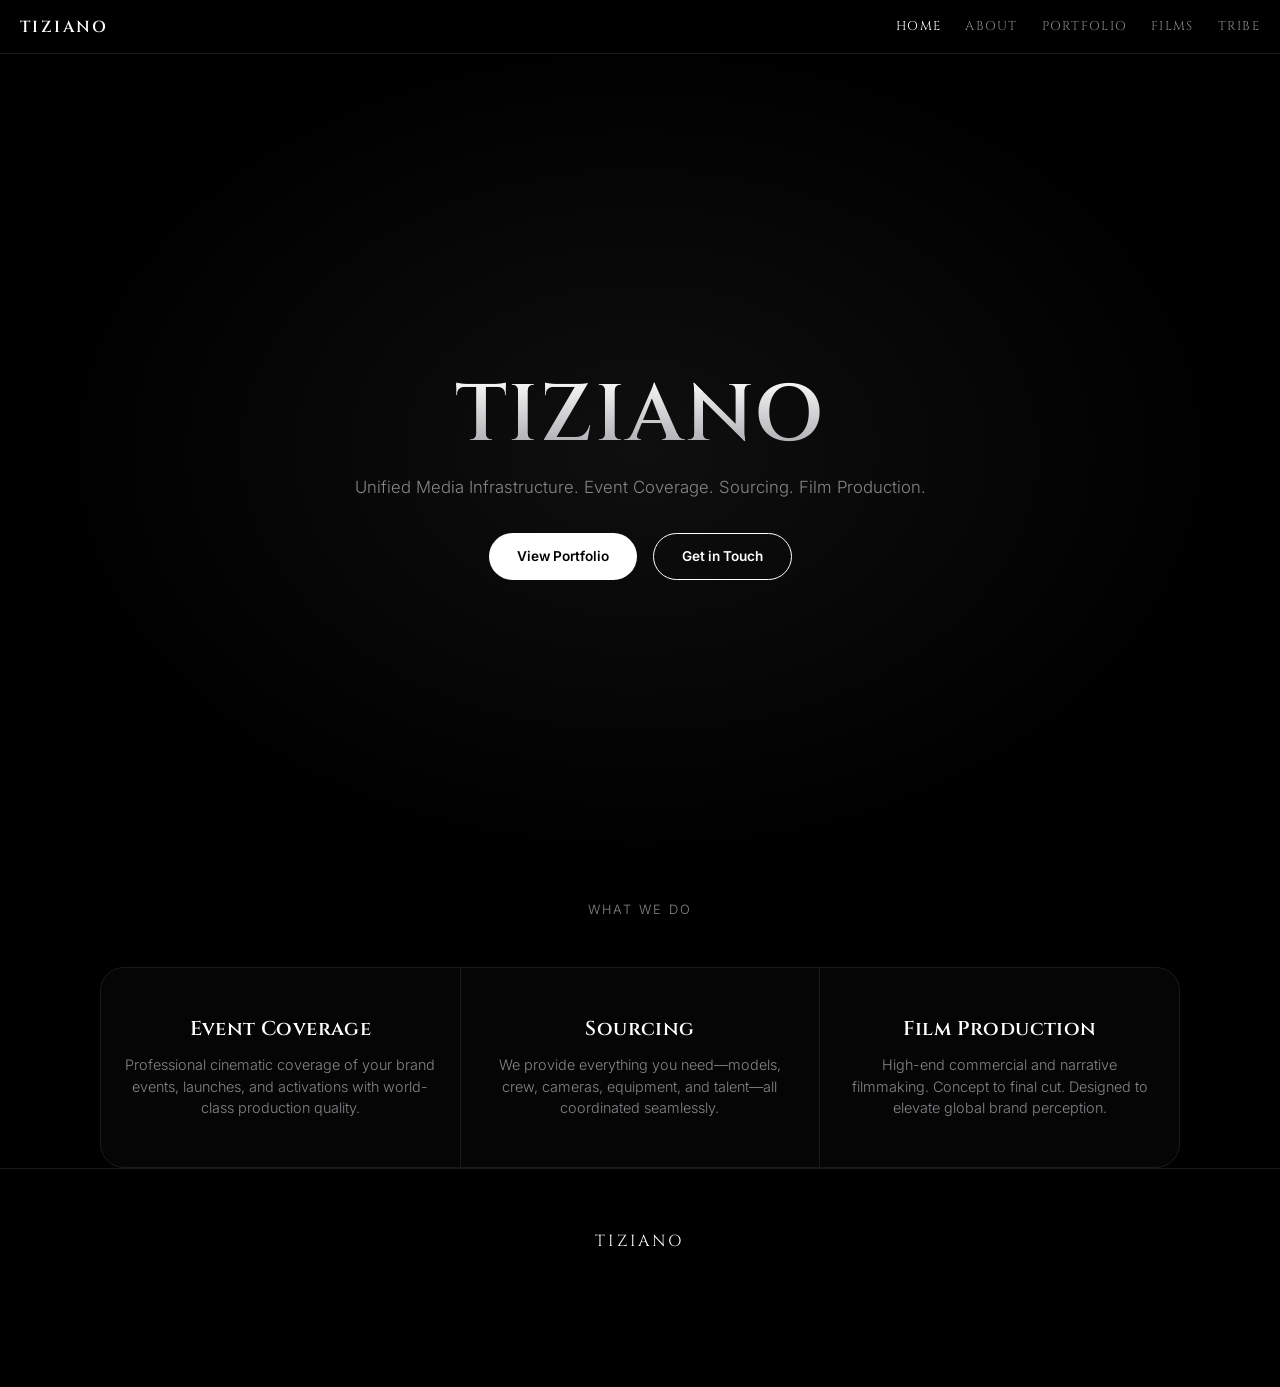
<file: index.html>
<!DOCTYPE html>
<html lang="en">
<head>
  <meta charset="UTF-8">
  <meta name="viewport" content="width=device-width, initial-scale=1.0">
  <title>TIZIANO | Home</title>
  <link rel="stylesheet" href="style.css">
</head>
<body>
  <nav class="nav">
    <a href="/" class="logo">TIZIANO</a>
    
    <div class="nav-links">
      <a href="/" class="nav-link active">Home</a>
      <a href="/about" class="nav-link">About</a>
      <a href="/portfolio" class="nav-link">Portfolio</a>
      <a href="/films" class="nav-link">Films</a>
      <a href="/tribe" class="nav-link">Tribe</a>
    </div>
    
    <div class="nav-toggle" id="navToggle">
      <span></span><span></span><span></span>
    </div>
    
    <div class="nav-menu" id="navMenu">
      <a href="/" class="nav-link active">Home</a>
      <a href="/about" class="nav-link">About</a>
      <a href="/portfolio" class="nav-link">Portfolio</a>
      <a href="/films" class="nav-link">Films</a>
      <a href="/tribe" class="nav-link">Tribe</a>
      <a href="mailto:officialtiziano46@gmail.com" class="nav-link">Contact</a>
    </div>
  </nav>

  <main>
    <header class="hero">
      <div class="hero-content reveal">
        <h1>TIZIANO</h1>
        <p>Unified Media Infrastructure. Event Coverage. Sourcing. Film Production.</p>
        <div style="display: flex; justify-content: center; flex-wrap: wrap; margin-top: 1.5rem; gap: 8px;">
          <a href="/portfolio" class="btn reveal reveal-delay-1">View Portfolio</a>
          <a href="mailto:officialtiziano46@gmail.com" class="btn btn-outline reveal reveal-delay-2">Get in Touch</a>
        </div>
      </div>
    </header>

    <section class="container">
      <div class="section-header reveal"><p>What We Do</p></div>
      <div class="grid">
        <div class="cell reveal reveal-delay-1">
          <h3>Event Coverage</h3>
          <p>Professional cinematic coverage of your brand events, launches, and activations with world-class production quality.</p>
        </div>
        <div class="cell reveal reveal-delay-2">
          <h3>Sourcing</h3>
          <p>We provide everything you need—models, crew, cameras, equipment, and talent—all coordinated seamlessly.</p>
        </div>
        <div class="cell reveal reveal-delay-3">
          <h3>Film Production</h3>
          <p>High-end commercial and narrative filmmaking. Concept to final cut. Designed to elevate global brand perception.</p>
        </div>
      </div>
    </section>
  </main>

  <footer>
    <div class="container" style="display: flex; flex-direction: column; align-items: center; text-align: center;">
      <p class="reveal" style="margin-bottom: 0.5rem; color: #fff; font-family: 'Cinzel', serif; letter-spacing: 0.2em; font-size: 1rem;">TIZIANO</p>
      <div class="footer-socials reveal reveal-delay-1">
        <a href="https://www.instagram.com/tizianoproduction" target="_blank" rel="noopener">@tizianoproduction</a>
      </div>
      <p class="reveal reveal-delay-2" style="margin-top: 0.5rem;">&copy; 2026 Tiziano Media House. All Rights Reserved.</p>
    </div>
  </footer>

  <script>
    const navToggle = document.getElementById('navToggle');
    const navMenu = document.getElementById('navMenu');
    navToggle?.addEventListener('click', () => { 
      navToggle.classList.toggle('active'); 
      navMenu.classList.toggle('active'); 
    });
    navMenu?.querySelectorAll('a').forEach(link => {
      link.addEventListener('click', () => { 
        navToggle.classList.remove('active'); 
        navMenu.classList.remove('active'); 
      });
    });
    document.addEventListener('DOMContentLoaded', () => {
      const reveals = document.querySelectorAll('.reveal');
      const revealOnScroll = () => { 
        const wh = window.innerHeight; 
        reveals.forEach(r => { 
          if (r.getBoundingClientRect().top < wh - 80) r.classList.add('active'); 
        }); 
      };
      window.addEventListener('scroll', revealOnScroll); 
      revealOnScroll();
    });
  </script>
</body>
</html>
</file>
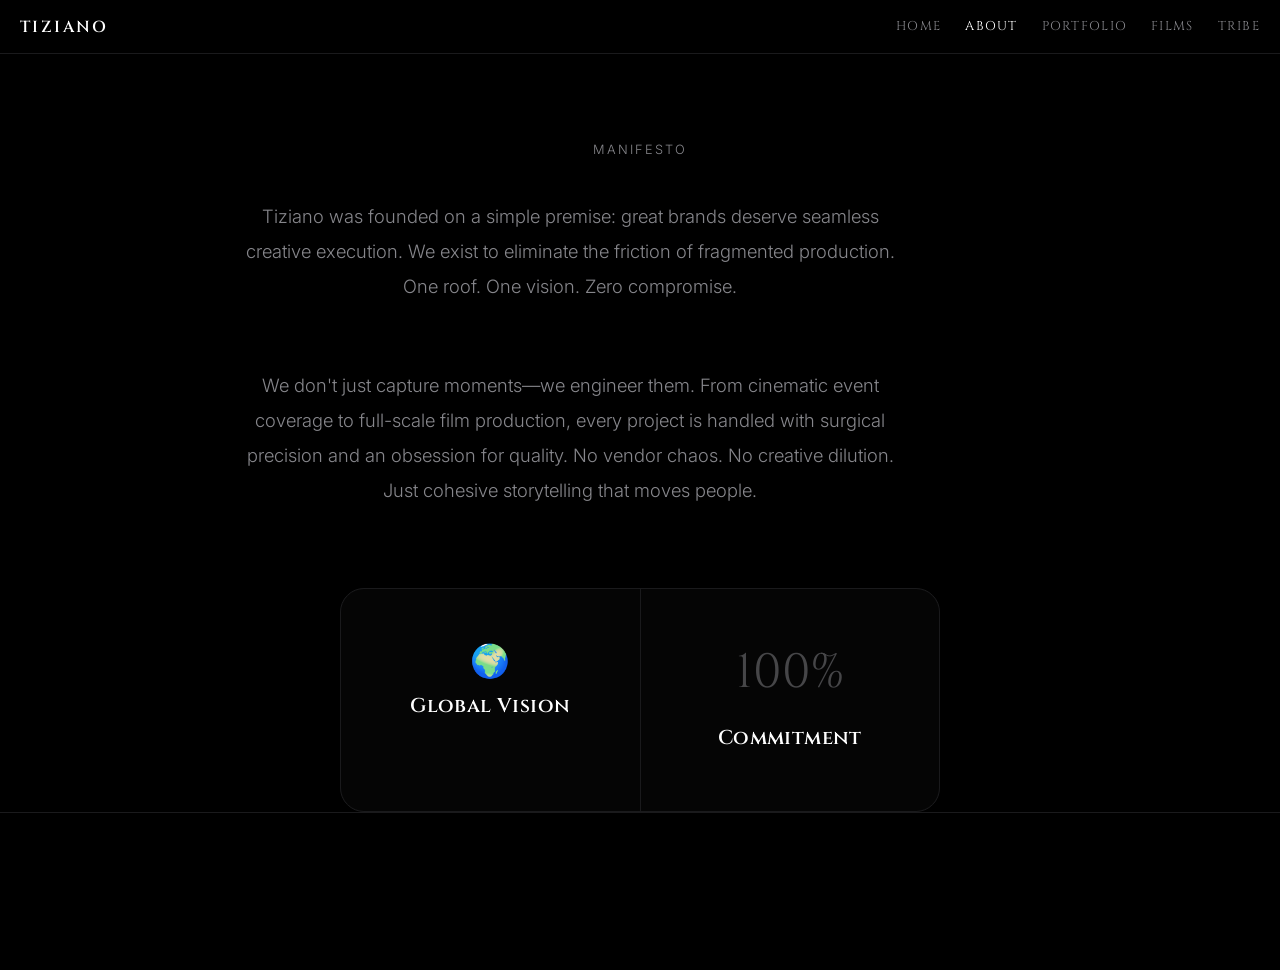
<file: about.html>
<!DOCTYPE html>
<html lang="en">
<head>
  <meta charset="UTF-8">
  <meta name="viewport" content="width=device-width, initial-scale=1.0">
  <title>TIZIANO | About</title>
  <link rel="stylesheet" href="style.css">
</head>
<body>
  <nav class="nav">
    <a href="/" class="logo">TIZIANO</a>
    <div class="nav-links">
      <a href="/" class="nav-link">Home</a>
      <a href="/about" class="nav-link active">About</a>
      <a href="/portfolio" class="nav-link">Portfolio</a>
      <a href="/films" class="nav-link">Films</a>
      <a href="/tribe" class="nav-link">Tribe</a>
    </div>
    <div class="nav-toggle" id="navToggle"><span></span><span></span><span></span></div>
    <div class="nav-menu" id="navMenu">
      <a href="/" class="nav-link">Home</a>
      <a href="/about" class="nav-link active">About</a>
      <a href="/portfolio" class="nav-link">Portfolio</a>
      <a href="/films" class="nav-link">Films</a>
      <a href="/tribe" class="nav-link">Tribe</a>
      <a href="mailto:officialtiziano46@gmail.com" class="nav-link">Contact</a>
    </div>
  </nav>

  <main>
    <section class="container" style="padding-top: clamp(80px, 15vw, 140px);">
      <div class="section-header reveal"><p>Manifesto</p></div>
      <div class="reveal reveal-delay-1" style="max-width: 800px; margin: 0 auto; text-align: center; margin-bottom: 4rem;">
        <p style="font-size: 1.15rem; line-height: 1.9; margin-bottom: 1.5rem;">
          Tiziano was founded on a simple premise: great brands deserve seamless creative execution. We exist to eliminate the friction of fragmented production. One roof. One vision. Zero compromise.
        </p>
      </div>
      <div class="reveal reveal-delay-2" style="max-width: 800px; margin: 0 auto 5rem; text-align: center;">
        <p style="font-size: 1.15rem; line-height: 1.9; color: var(--text-secondary);">
          We don't just capture moments—we engineer them. From cinematic event coverage to full-scale film production, every project is handled with surgical precision and an obsession for quality. No vendor chaos. No creative dilution. Just cohesive storytelling that moves people.
        </p>
      </div>
      <div class="grid reveal reveal-delay-3" style="max-width: 600px; margin: 0 auto;">
        <div class="cell" style="text-align: center;">
          <div style="font-size: 2rem; margin-bottom: 0.5rem;">🌍</div>
          <h3>Global Vision</h3>
        </div>
        <div class="cell" style="text-align: center;">
          <div style="font-family: 'Cinzel', serif; font-size: 3rem; color: var(--text-secondary); margin-bottom: 1rem; opacity: 0.5;">100%</div>
          <h3>Commitment</h3>
        </div>
      </div>
    </section>
  </main>

  <footer>
    <div class="container" style="display: flex; flex-direction: column; align-items: center; text-align: center;">
      <p class="reveal" style="margin-bottom: 0.5rem; color: #fff; font-family: 'Cinzel', serif; letter-spacing: 0.2em; font-size: 1rem;">TIZIANO</p>
      <p class="reveal reveal-delay-1">&copy; 2026 Tiziano Media House. All Rights Reserved.</p>
    </div>
  </footer>

  <script>
    const navToggle = document.getElementById('navToggle');
    const navMenu = document.getElementById('navMenu');
    navToggle?.addEventListener('click', () => { navToggle.classList.toggle('active'); navMenu.classList.toggle('active'); });
    navMenu?.querySelectorAll('a').forEach(link => link.addEventListener('click', () => { navToggle.classList.remove('active'); navMenu.classList.remove('active'); }));
    document.addEventListener('DOMContentLoaded', () => {
      const reveals = document.querySelectorAll('.reveal');
      const revealOnScroll = () => { const wh = window.innerHeight; reveals.forEach(r => { if (r.getBoundingClientRect().top < wh - 80) r.classList.add('active'); }); };
      window.addEventListener('scroll', revealOnScroll); revealOnScroll();
    });
  </script>
</body>
</html>
</file>
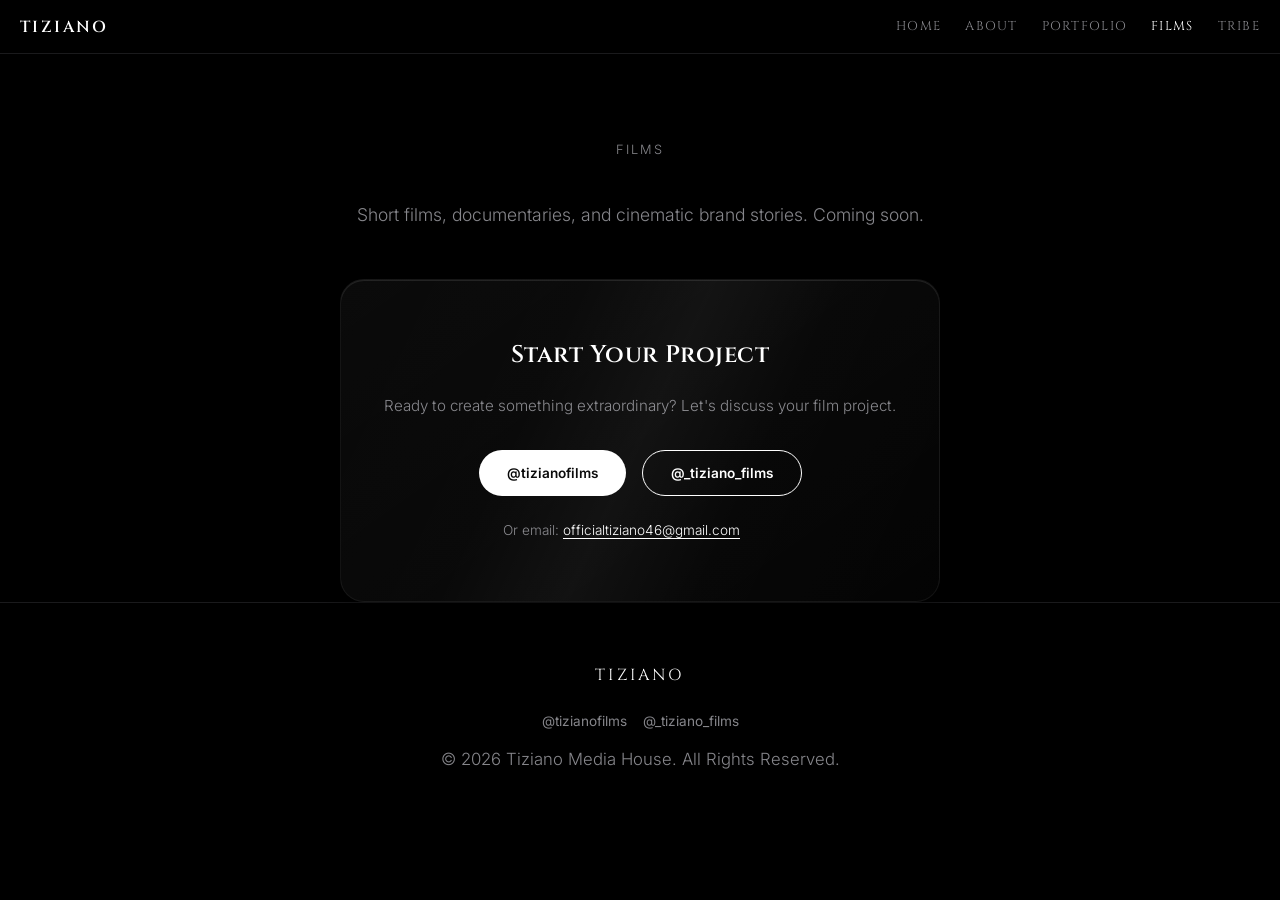
<file: films.html>
<!DOCTYPE html>
<html lang="en">
<head>
  <meta charset="UTF-8">
  <meta name="viewport" content="width=device-width, initial-scale=1.0">
  <title>TIZIANO | Films</title>
  <link rel="stylesheet" href="style.css">
</head>
<body>
  <nav class="nav">
    <a href="/" class="logo">TIZIANO</a>
    <div class="nav-links">
      <a href="/" class="nav-link">Home</a>
      <a href="/about" class="nav-link">About</a>
      <a href="/portfolio" class="nav-link">Portfolio</a>
      <a href="/films" class="nav-link active">Films</a>
      <a href="/tribe" class="nav-link">Tribe</a>
    </div>
    <div class="nav-toggle" id="navToggle"><span></span><span></span><span></span></div>
    <div class="nav-menu" id="navMenu">
      <a href="/" class="nav-link">Home</a>
      <a href="/about" class="nav-link">About</a>
      <a href="/portfolio" class="nav-link">Portfolio</a>
      <a href="/films" class="nav-link active">Films</a>
      <a href="/tribe" class="nav-link">Tribe</a>
      <a href="mailto:officialtiziano46@gmail.com" class="nav-link">Contact</a>
    </div>
  </nav>

  <main>
    <section class="container" style="padding-top: clamp(80px, 15vw, 140px); text-align: center;">
      <div class="section-header reveal"><p>Films</p></div>
      <div class="reveal reveal-delay-1" style="max-width: 600px; margin: 0 auto 3rem;">
        <p style="font-size: 1.1rem; line-height: 1.8; color: var(--text-secondary);">
          Short films, documentaries, and cinematic brand stories. Coming soon.
        </p>
      </div>
      <div class="glass-panel reveal reveal-delay-2" style="padding: 60px 40px; max-width: 600px; margin: 0 auto;">
        <h3 style="margin-bottom: 1.5rem; font-size: 1.5rem;">Start Your Project</h3>
        <p style="margin-bottom: 2rem; font-size: 0.95rem;">
          Ready to create something extraordinary? Let's discuss your film project.
        </p>
        <div style="display: flex; gap: 8px; justify-content: center; flex-wrap: wrap;">
          <a href="https://www.instagram.com/tizianofilms" target="_blank" class="btn">@tizianofilms</a>
          <a href="https://www.tiktok.com/@_tiziano_films" target="_blank" class="btn btn-outline">@_tiziano_films</a>
        </div>
        <p style="margin-top: 1.5rem; font-size: 0.85rem; color: var(--text-secondary);">
          Or email: <a href="mailto:officialtiziano46@gmail.com" style="color: #fff; text-decoration: none; border-bottom: 1px solid #fff;">officialtiziano46@gmail.com</a>
        </p>
      </div>
    </section>
  </main>

  <footer>
    <div class="container" style="display: flex; flex-direction: column; align-items: center; text-align: center;">
      <p class="reveal" style="margin-bottom: 0.5rem; color: #fff; font-family: 'Cinzel', serif; letter-spacing: 0.2em; font-size: 1rem;">TIZIANO</p>
      <div class="footer-socials reveal reveal-delay-1">
        <a href="https://www.instagram.com/tizianofilms" target="_blank">@tizianofilms</a>
        <a href="https://www.tiktok.com/@_tiziano_films" target="_blank">@_tiziano_films</a>
      </div>
      <p class="reveal reveal-delay-2">&copy; 2026 Tiziano Media House. All Rights Reserved.</p>
    </div>
  </footer>

  <script>
    const navToggle = document.getElementById('navToggle');
    const navMenu = document.getElementById('navMenu');
    navToggle?.addEventListener('click', () => { navToggle.classList.toggle('active'); navMenu.classList.toggle('active'); });
    navMenu?.querySelectorAll('a').forEach(link => link.addEventListener('click', () => { navToggle.classList.remove('active'); navMenu.classList.remove('active'); }));
    document.addEventListener('DOMContentLoaded', () => {
      const reveals = document.querySelectorAll('.reveal');
      const revealOnScroll = () => { const wh = window.innerHeight; reveals.forEach(r => { if (r.getBoundingClientRect().top < wh - 80) r.classList.add('active'); }); };
      window.addEventListener('scroll', revealOnScroll); revealOnScroll();
    });
  </script>
</body>
</html>
</file>
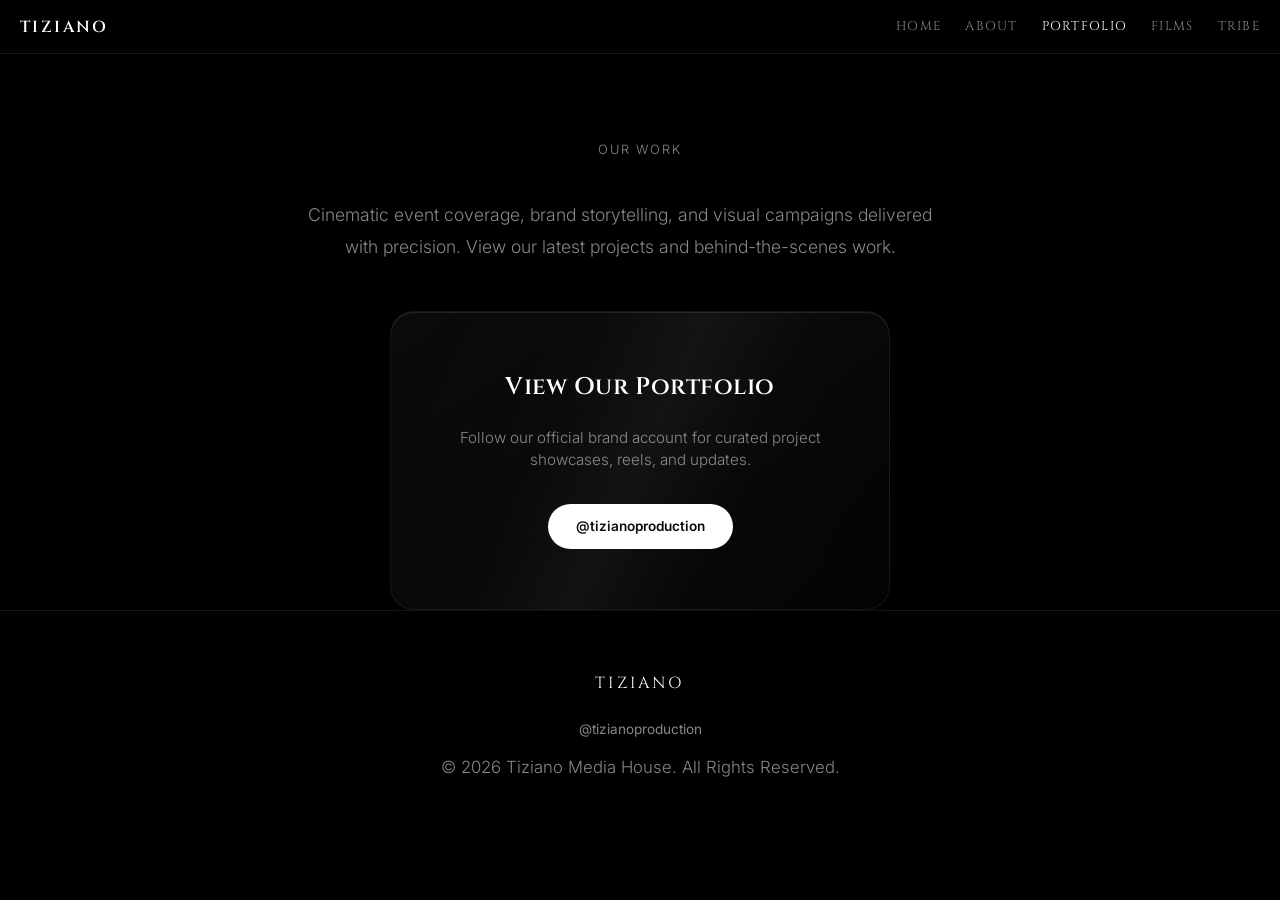
<file: portfolio.html>
<!DOCTYPE html>
<html lang="en">
<head>
  <meta charset="UTF-8">
  <meta name="viewport" content="width=device-width, initial-scale=1.0">
  <title>TIZIANO | Portfolio</title>
  <link rel="stylesheet" href="style.css">
</head>
<body>
  <nav class="nav">
    <a href="/" class="logo">TIZIANO</a>
    <div class="nav-links">
      <a href="/" class="nav-link">Home</a>
      <a href="/about" class="nav-link">About</a>
      <a href="/portfolio" class="nav-link active">Portfolio</a>
      <a href="/films" class="nav-link">Films</a>
      <a href="/tribe" class="nav-link">Tribe</a>
    </div>
    <div class="nav-toggle" id="navToggle"><span></span><span></span><span></span></div>
    <div class="nav-menu" id="navMenu">
      <a href="/" class="nav-link">Home</a>
      <a href="/about" class="nav-link">About</a>
      <a href="/portfolio" class="nav-link active">Portfolio</a>
      <a href="/films" class="nav-link">Films</a>
      <a href="/tribe" class="nav-link">Tribe</a>
      <a href="mailto:officialtiziano46@gmail.com" class="nav-link">Contact</a>
    </div>
  </nav>

  <main>
    <section class="container" style="padding-top: clamp(80px, 15vw, 140px); text-align: center;">
      <div class="section-header reveal"><p>Our Work</p></div>
      <div class="reveal reveal-delay-1" style="max-width: 700px; margin: 0 auto 3rem;">
        <p style="font-size: 1.1rem; line-height: 1.8; color: var(--text-secondary);">
          Cinematic event coverage, brand storytelling, and visual campaigns delivered with precision. View our latest projects and behind-the-scenes work.
        </p>
      </div>
      <div class="glass-panel reveal reveal-delay-2" style="padding: 60px 40px; max-width: 500px; margin: 0 auto;">
        <h3 style="margin-bottom: 1.5rem; font-size: 1.5rem;">View Our Portfolio</h3>
        <p style="margin-bottom: 2rem; font-size: 0.95rem;">Follow our official brand account for curated project showcases, reels, and updates.</p>
        <a href="https://www.instagram.com/tizianoproduction" target="_blank" class="btn" style="display: inline-block;">@tizianoproduction</a>
      </div>
    </section>
  </main>

  <footer>
    <div class="container" style="display: flex; flex-direction: column; align-items: center; text-align: center;">
      <p class="reveal" style="margin-bottom: 0.5rem; color: #fff; font-family: 'Cinzel', serif; letter-spacing: 0.2em; font-size: 1rem;">TIZIANO</p>
      <div class="footer-socials reveal reveal-delay-1">
        <a href="https://www.instagram.com/tizianoproduction" target="_blank">@tizianoproduction</a>
      </div>
      <p class="reveal reveal-delay-2">&copy; 2026 Tiziano Media House. All Rights Reserved.</p>
    </div>
  </footer>

  <script>
    const navToggle = document.getElementById('navToggle');
    const navMenu = document.getElementById('navMenu');
    navToggle?.addEventListener('click', () => { navToggle.classList.toggle('active'); navMenu.classList.toggle('active'); });
    navMenu?.querySelectorAll('a').forEach(link => link.addEventListener('click', () => { navToggle.classList.remove('active'); navMenu.classList.remove('active'); }));
    document.addEventListener('DOMContentLoaded', () => {
      const reveals = document.querySelectorAll('.reveal');
      const revealOnScroll = () => { const wh = window.innerHeight; reveals.forEach(r => { if (r.getBoundingClientRect().top < wh - 80) r.classList.add('active'); }); };
      window.addEventListener('scroll', revealOnScroll); revealOnScroll();
    });
  </script>
</body>
</html>
</file>
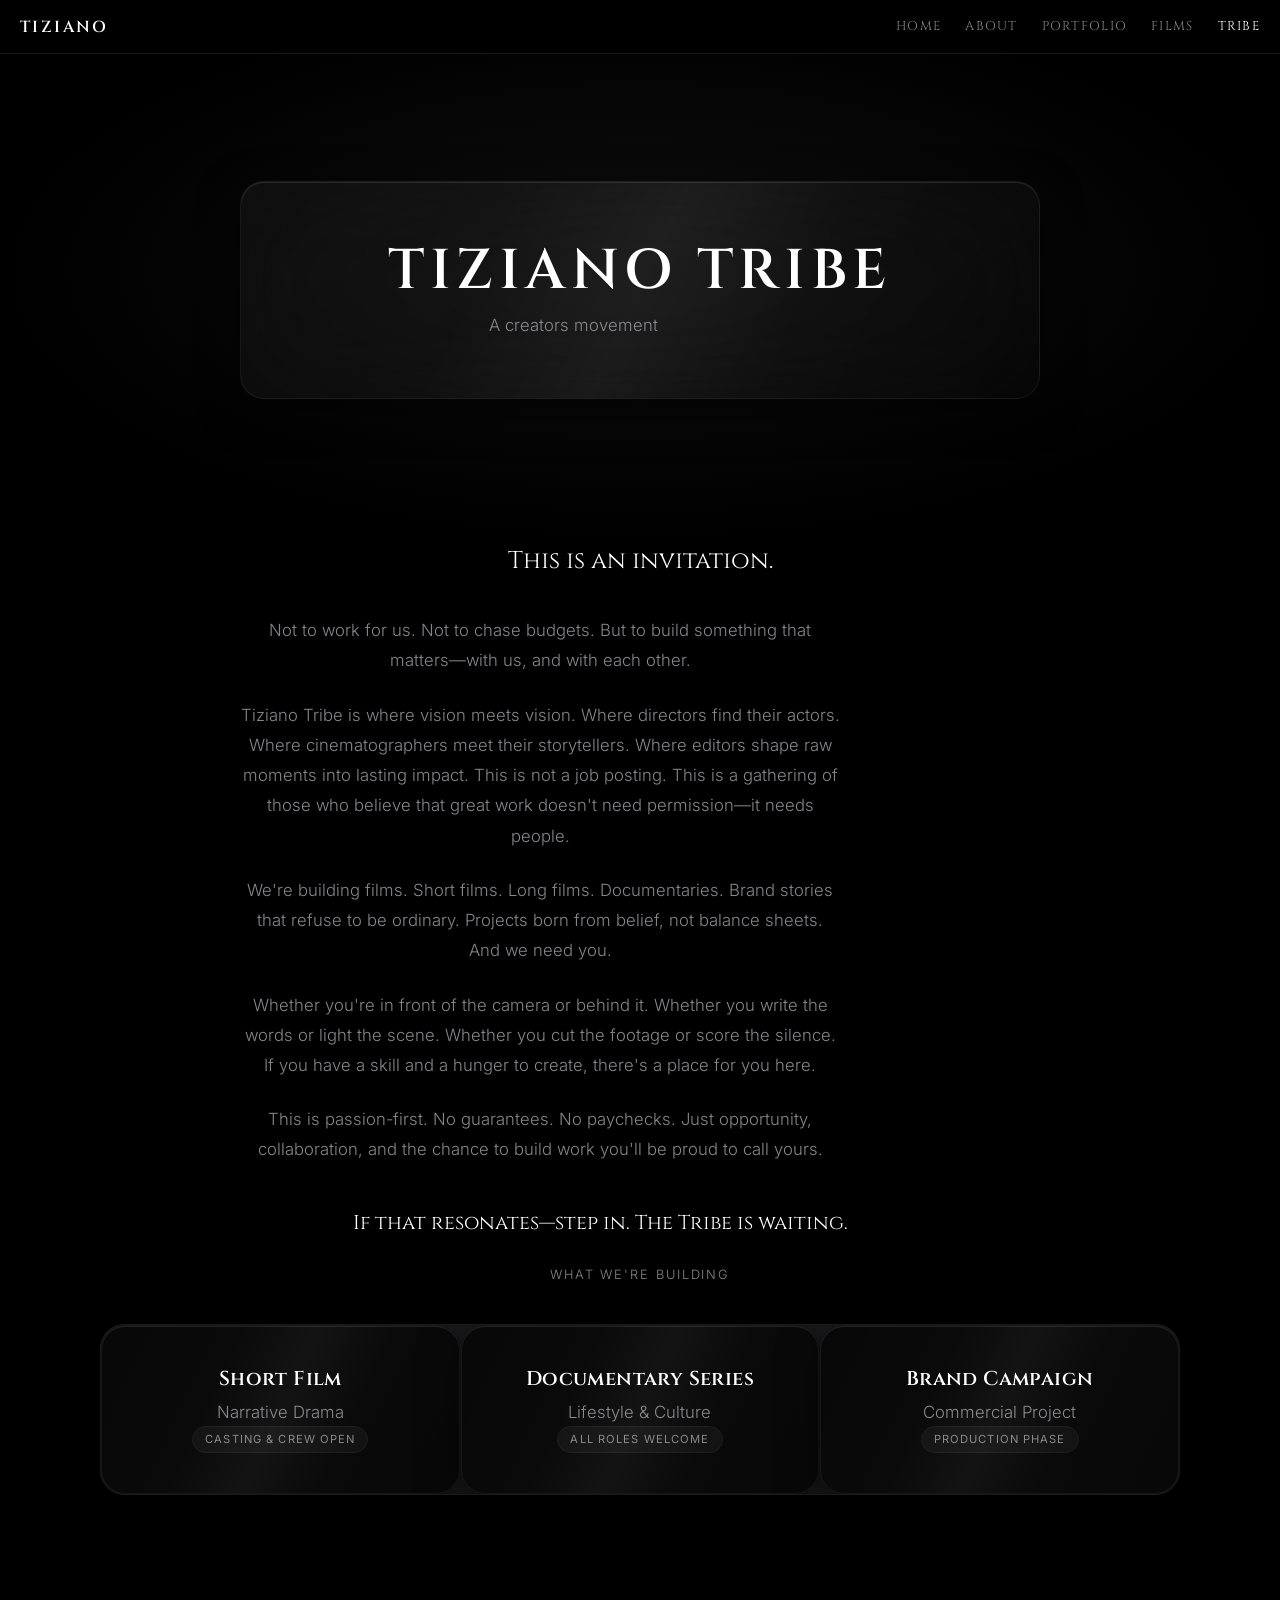
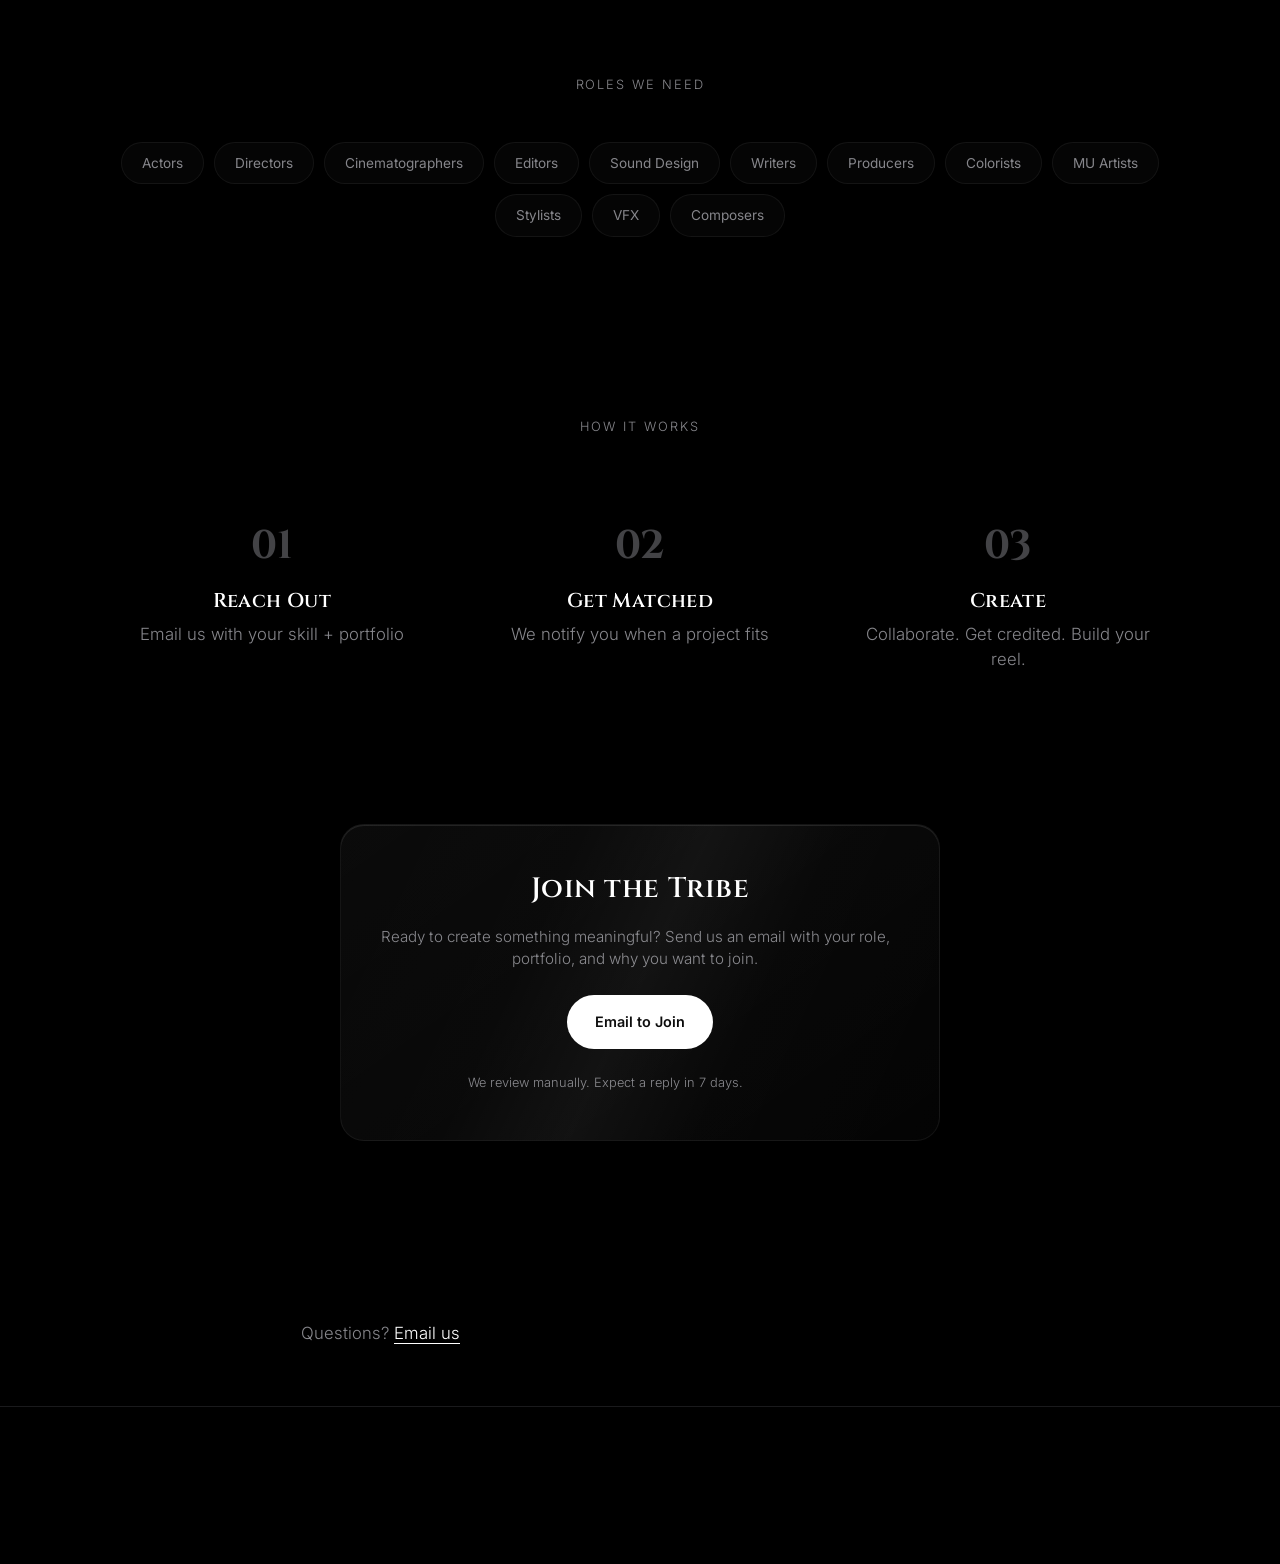
<file: tribe.html>
<!DOCTYPE html>
<html lang="en">
<head>
  <meta charset="UTF-8">
  <meta name="viewport" content="width=device-width, initial-scale=1.0">
  <title>TIZIANO | Tribe</title>
  <link rel="stylesheet" href="style.css">
</head>
<body>
  <nav class="nav">
    <a href="/" class="logo">TIZIANO</a>
    <div class="nav-links">
      <a href="/" class="nav-link">Home</a>
      <a href="/about" class="nav-link">About</a>
      <a href="/portfolio" class="nav-link">Portfolio</a>
      <a href="/films" class="nav-link">Films</a>
      <a href="/tribe" class="nav-link active">Tribe</a>
    </div>
    <div class="nav-toggle" id="navToggle"><span></span><span></span><span></span></div>
    <div class="nav-menu" id="navMenu">
      <a href="/" class="nav-link">Home</a>
      <a href="/about" class="nav-link">About</a>
      <a href="/portfolio" class="nav-link">Portfolio</a>
      <a href="/films" class="nav-link">Films</a>
      <a href="/tribe" class="nav-link active">Tribe</a>
      <a href="mailto:officialtiziano46@gmail.com" class="nav-link">Contact</a>
    </div>
  </nav>

  <main>
    <header class="hero-tribe">
      <div class="glass-panel hero-glass reveal">
        <h1>TIZIANO TRIBE</h1>
        <p>A creators movement</p>
      </div>
    </header>

    <section class="container">
      <div class="manifesto-text reveal">
        <p class="manifesto-intro">This is an invitation.</p>
        <p>Not to work for us. Not to chase budgets. But to build something that matters—with us, and with each other.</p>
        <p>Tiziano Tribe is where vision meets vision. Where directors find their actors. Where cinematographers meet their storytellers. Where editors shape raw moments into lasting impact. This is not a job posting. This is a gathering of those who believe that great work doesn't need permission—it needs people.</p>
        <p>We're building films. Short films. Long films. Documentaries. Brand stories that refuse to be ordinary. Projects born from belief, not balance sheets. And we need you.</p>
        <p>Whether you're in front of the camera or behind it. Whether you write the words or light the scene. Whether you cut the footage or score the silence. If you have a skill and a hunger to create, there's a place for you here.</p>
        <p>This is passion-first. No guarantees. No paychecks. Just opportunity, collaboration, and the chance to build work you'll be proud to call yours.</p>
        <p class="manifesto-close">If that resonates—step in. The Tribe is waiting.</p>
      </div>
    </section>

    <section class="container">
      <div class="section-header reveal"><p>What We're Building</p></div>
      <div class="projects-grid">
        <div class="glass-panel project-card reveal reveal-delay-1"><h3>Short Film</h3><p>Narrative Drama</p><span class="status">Casting & Crew Open</span></div>
        <div class="glass-panel project-card reveal reveal-delay-2"><h3>Documentary Series</h3><p>Lifestyle & Culture</p><span class="status">All Roles Welcome</span></div>
        <div class="glass-panel project-card reveal reveal-delay-3"><h3>Brand Campaign</h3><p>Commercial Project</p><span class="status">Production Phase</span></div>
      </div>
    </section>

    <section class="container" id="roles-section">
      <div class="section-header reveal"><p>Roles We Need</p></div>
      <div class="roles-grid reveal reveal-delay-1">
        <div class="glass-tag">Actors</div><div class="glass-tag">Directors</div><div class="glass-tag">Cinematographers</div>
        <div class="glass-tag">Editors</div><div class="glass-tag">Sound Design</div><div class="glass-tag">Writers</div>
        <div class="glass-tag">Producers</div><div class="glass-tag">Colorists</div><div class="glass-tag">MU Artists</div>
        <div class="glass-tag">Stylists</div><div class="glass-tag">VFX</div><div class="glass-tag">Composers</div>
      </div>
    </section>

    <section class="container" id="steps-section">
      <div class="section-header reveal"><p>How It Works</p></div>
      <div class="steps-grid">
        <div class="step-card reveal reveal-delay-1"><div class="step-number">01</div><h3>Reach Out</h3><p>Email us with your skill + portfolio</p></div>
        <div class="step-card reveal reveal-delay-2"><div class="step-number">02</div><h3>Get Matched</h3><p>We notify you when a project fits</p></div>
        <div class="step-card reveal reveal-delay-3"><div class="step-number">03</div><h3>Create</h3><p>Collaborate. Get credited. Build your reel.</p></div>
      </div>
    </section>

    <section class="container" style="text-align: center; padding: clamp(80px, 15vw, 120px) 0;">
      <div class="glass-panel registration-card reveal">
        <h2 style="margin-bottom: 1.25rem; font-size: 1.75rem;">Join the Tribe</h2>
        <p style="margin-bottom: 1.5rem; font-size: 0.95rem; color: var(--text-secondary);">
          Ready to create something meaningful? Send us an email with your role, portfolio, and why you want to join.
        </p>
        <a href="mailto:officialtiziano46@gmail.com?subject=Tribe%20Application&body=Hi%20Tiziano%20Team,%0D%0A%0D%0AI'm%20interested%20in%20joining%20the%20Tribe.%0D%0A%0D%0AMy%20Role/Skill:%20%0D%0APortfolio:%20%0D%0ALocation:%20%0D%0AAvailability:%20%0D%0A%0D%0AWhy%20I%20want%20to%20join:%20" class="tribe-email">Email to Join</a>
        <p class="form-note">We review manually. Expect a reply in 7 days.</p>
      </div>
    </section>

    <section class="container" style="text-align: center; padding: 60px 0;">
      <p class="reveal" style="color: var(--text-secondary);">Questions? <a href="mailto:officialtiziano46@gmail.com" style="color: #fff; text-decoration: none; border-bottom: 1px solid #fff;">Email us</a></p>
    </section>
  </main>

  <footer>
    <div class="container" style="display: flex; flex-direction: column; align-items: center; text-align: center;">
      <p class="reveal" style="margin-bottom: 0.5rem; color: #fff; font-family: 'Cinzel', serif; letter-spacing: 0.2em; font-size: 1rem;">TIZIANO</p>
      <p class="reveal reveal-delay-1">&copy; 2026 Tiziano Media House. All Rights Reserved.</p>
    </div>
  </footer>

  <script>
    const navToggle = document.getElementById('navToggle');
    const navMenu = document.getElementById('navMenu');
    navToggle?.addEventListener('click', () => { navToggle.classList.toggle('active'); navMenu.classList.toggle('active'); });
    navMenu?.querySelectorAll('a').forEach(link => link.addEventListener('click', () => { navToggle.classList.remove('active'); navMenu.classList.remove('active'); }));
    document.addEventListener('DOMContentLoaded', () => {
      const reveals = document.querySelectorAll('.reveal');
      const revealOnScroll = () => { const wh = window.innerHeight; reveals.forEach(r => { if (r.getBoundingClientRect().top < wh - 80) r.classList.add('active'); }); };
      window.addEventListener('scroll', revealOnScroll); revealOnScroll();
    });
  </script>
</body>
</html>
</file>
<file: style.css>
@import url('https://fonts.googleapis.com/css2?family=Cinzel:wght@400;600;700;800&family=Inter:wght@300;400;500;600&display=swap');

:root {
  --bg: #000000;
  --bg-subtle: #050505;
  --text-primary: #ffffff;
  --text-secondary: #86868b;
  --border: #1a1a1c;
  --glass-bg: rgba(255, 255, 255, 0.02);
  --glass-border: rgba(255, 255, 255, 0.06);
  --max-w: 1120px;
  --nav-height: 54px;
}

* { margin: 0; padding: 0; box-sizing: border-box; }
html { scroll-behavior: smooth; -webkit-font-smoothing: antialiased; }

body {
  background-color: var(--bg);
  color: var(--text-primary);
  font-family: 'Inter', sans-serif;
  line-height: 1.5;
  overflow-x: hidden;
}

h1, h2, h3, h4, .logo, .nav-link {
  font-family: 'Cinzel', serif;
  font-weight: 600;
  letter-spacing: 0.02em;
}
h1 { font-size: clamp(2.5rem, 8vw, 5rem); line-height: 1.05; }
h2 { font-size: clamp(1.5rem, 4vw, 2.5rem); line-height: 1.15; margin-bottom: 1.25rem; }
h3 { font-size: 1.25rem; line-height: 1.3; margin-bottom: 0.5rem; }
p { color: var(--text-secondary); font-weight: 300; font-size: clamp(0.9rem, 2vw, 1.05rem); max-width: 60ch; }

.container { max-width: var(--max-w); margin: 0 auto; padding: 0 20px; }
section { padding: clamp(60px, 12vw, 100px) 0; }

/* Navigation - FIXED */
.nav {
  position: fixed;
  top: 0;
  left: 0;
  width: 100%;
  height: var(--nav-height);
  display: flex;
  justify-content: space-between;
  align-items: center;
  padding: 0 20px;
  background: rgba(0, 0, 0, 0.85);
  backdrop-filter: blur(24px);
  -webkit-backdrop-filter: blur(24px);
  z-index: 100;
  border-bottom: 1px solid var(--border);
}

.logo {
  font-size: 1rem;
  color: var(--text-primary);
  text-decoration: none;
  letter-spacing: 0.15em;
  z-index: 101;
}

/* Desktop Navigation */
.nav-links {
  display: flex;
  gap: 24px;
  align-items: center;
}

.nav-link {
  color: var(--text-secondary);
  text-decoration: none;
  font-size: 0.8rem;
  transition: color 0.25s;
  text-transform: uppercase;
  letter-spacing: 0.1em;
  font-weight: 400;
}

.nav-link:hover, .nav-link.active {
  color: var(--text-primary);
}

/* Mobile Hamburger - Hidden by default */
.nav-toggle {
  display: none;
  flex-direction: column;
  gap: 5px;
  cursor: pointer;
  padding: 8px;
  z-index: 101;
}

.nav-toggle span {
  width: 24px;
  height: 2px;
  background: var(--text-primary);
  transition: all 0.3s ease;
}

.nav-toggle.active span:nth-child(1) {
  transform: rotate(45deg) translate(5px, 5px);
}

.nav-toggle.active span:nth-child(2) {
  opacity: 0;
}

.nav-toggle.active span:nth-child(3) {
  transform: rotate(-45deg) translate(5px, -5px);
}

/* Mobile Menu - Hidden by default */
.nav-menu {
  display: none;
}

/* Buttons */
.btn {
  display: inline-flex;
  align-items: center;
  justify-content: center;
  padding: 12px 28px;
  background: #fff;
  color: #000;
  border-radius: 980px;
  font-weight: 600;
  font-size: 0.85rem;
  text-decoration: none;
  transition: all 0.3s ease;
  min-height: 44px;
}
.btn:hover { transform: scale(1.02); opacity: 0.95; }
.btn-outline {
  background: transparent;
  color: #fff;
  border: 1px solid #fff;
  margin-left: 8px;
}
.btn-outline:hover { background: #fff; color: #000; }

/* Hero */
.hero {
  min-height: 100dvh;
  display: flex;
  align-items: center;
  justify-content: center;
  text-align: center;
  background: radial-gradient(ellipse at center, #0f0f0f 0%, #000 65%);
  padding-top: var(--nav-height);
}
.hero-content {
  opacity: 0;
  transform: translateY(20px);
  animation: fadeInUp 1s cubic-bezier(0.16, 1, 0.3, 1) forwards;
  padding: 0 16px;
}
.hero-content h1 {
  background: linear-gradient(180deg, #fff 0%, #a0a0a5 100%);
  -webkit-background-clip: text;
  -webkit-text-fill-color: transparent;
  margin-bottom: 1rem;
}
.hero-content p {
  margin: 0 auto 2rem;
  color: var(--text-secondary);
  line-height: 1.6;
}

/* Glass Panels */
.glass-panel {
  background: linear-gradient(145deg, rgba(255,255,255,0.03) 0%, rgba(255,255,255,0.005) 100%);
  backdrop-filter: blur(48px) saturate(160%);
  -webkit-backdrop-filter: blur(48px) saturate(160%);
  border: 1px solid rgba(255,255,255,0.07);
  border-radius: 24px;
  box-shadow: 0 12px 40px rgba(0,0,0,0.5), inset 0 1px 0 rgba(255,255,255,0.1);
  position: relative;
  overflow: hidden;
  transition: all 0.5s cubic-bezier(0.25, 0.8, 0.25, 1);
}
.glass-panel::before {
  content: '';
  position: absolute;
  top: 0;
  left: -60%;
  width: 220%;
  height: 100%;
  background: linear-gradient(90deg, transparent 0%, rgba(255,255,255,0.02) 40%, rgba(255,255,255,0.06) 50%, rgba(255,255,255,0.02) 60%, transparent 100%);
  transform: skewX(-25deg);
  pointer-events: none;
  transition: left 0.9s ease;
}
.glass-panel:hover {
  transform: translateY(-4px);
  border-color: rgba(255,255,255,0.14);
  box-shadow: 0 20px 50px rgba(0,0,0,0.6), inset 0 1px 0 rgba(255,255,255,0.15);
}
.glass-panel:hover::before { left: 110%; }

/* Grids */
.grid {
  display: grid;
  grid-template-columns: repeat(auto-fit, minmax(260px, 1fr));
  gap: 1px;
  background: var(--border);
  border: 1px solid var(--border);
  border-radius: 24px;
  overflow: hidden;
  margin-top: 3rem;
}
.cell {
  background: var(--bg-subtle);
  padding: 48px 24px;
  transition: all 0.4s ease;
  text-align: center;
}
.cell:hover { background: #0d0d0d; }
.cell h3 { color: #fff; margin-bottom: 0.75rem; }
.cell p { font-size: 0.9rem; margin: 0 auto; }

/* Section Headers */
.section-header {
  text-align: center;
  margin-bottom: 2.5rem;
}
.section-header p {
  margin: 0 auto;
  color: var(--text-secondary);
  font-size: 0.8rem;
  text-transform: uppercase;
  letter-spacing: 0.15em;
}

/* Footer */
footer {
  border-top: 1px solid var(--border);
  padding: 60px 0 40px;
  text-align: center;
  color: var(--text-secondary);
  font-size: 0.8rem;
}
.footer-socials {
  display: flex;
  gap: 16px;
  justify-content: center;
  margin: 1rem 0;
  flex-wrap: wrap;
}
.footer-socials a {
  color: var(--text-secondary);
  text-decoration: none;
  font-size: 0.85rem;
  transition: color 0.25s;
}
.footer-socials a:hover { color: var(--text-primary); }

/* Scroll Reveal */
.reveal {
  opacity: 0;
  transform: translateY(30px);
  transition: all 0.7s cubic-bezier(0.16, 1, 0.3, 1);
}
.reveal.active {
  opacity: 1;
  transform: translateY(0);
}
.reveal-delay-1 { transition-delay: 0.1s; }
.reveal-delay-2 { transition-delay: 0.2s; }
.reveal-delay-3 { transition-delay: 0.3s; }
@keyframes fadeInUp { to { opacity: 1; transform: translateY(0); } }

/* Tribe Page */
.hero-tribe {
  min-height: 60dvh;
  display: flex;
  align-items: center;
  justify-content: center;
  padding: clamp(60px, 15vw, 120px) 20px 80px;
  background: radial-gradient(ellipse at center, #0f0f0f 0%, #000 70%);
}
.hero-glass {
  text-align: center;
  padding: 60px 32px;
  max-width: 800px;
  width: 100%;
}
.hero-glass h1 {
  font-size: clamp(2rem, 6vw, 3.5rem);
  margin-bottom: 0.75rem;
  letter-spacing: 0.1em;
}
.manifesto-text {
  max-width: 800px;
  margin: 0 auto;
  text-align: center;
}
.manifesto-text p {
  font-size: 1.05rem;
  line-height: 1.8;
  margin-bottom: 1.5rem;
  color: var(--text-secondary);
}
.manifesto-intro {
  font-family: 'Cinzel', serif;
  font-size: 1.5rem !important;
  color: #fff !important;
  margin-bottom: 2rem !important;
}
.manifesto-close {
  font-family: 'Cinzel', serif;
  font-size: 1.25rem !important;
  color: #fff !important;
  margin-top: 2.5rem !important;
}
.projects-grid {
  display: grid;
  grid-template-columns: repeat(auto-fit, minmax(260px, 1fr));
  gap: 1px;
  background: var(--border);
  border: 1px solid var(--border);
  border-radius: 24px;
  overflow: hidden;
  margin-top: 2.5rem;
}
.project-card {
  background: var(--bg-subtle);
  padding: 40px 24px;
  text-align: center;
  transition: all 0.4s ease;
}
.project-card:hover {
  background: #0d0d0d;
  transform: translateY(-2px);
}
.status {
  display: inline-block;
  padding: 4px 12px;
  background: rgba(255,255,255,0.04);
  border: 1px solid var(--border);
  border-radius: 980px;
  font-size: 0.7rem;
  text-transform: uppercase;
  letter-spacing: 0.1em;
  color: var(--text-secondary);
}
#roles-section, #steps-section {
  padding-top: clamp(100px, 20vw, 180px);
}
.roles-grid, .steps-grid {
  margin-top: 3rem;
}
.roles-grid {
  display: flex;
  flex-wrap: wrap;
  gap: 10px;
  justify-content: center;
}
.glass-tag {
  padding: 10px 20px;
  background: var(--glass-bg);
  backdrop-filter: blur(20px);
  border: 1px solid var(--glass-border);
  border-radius: 980px;
  font-size: 0.85rem;
  color: var(--text-secondary);
  transition: all 0.3s ease;
  cursor: default;
  min-height: 40px;
  display: flex;
  align-items: center;
}
.glass-tag:hover {
  background: rgba(255,255,255,0.06);
  border-color: rgba(255,255,255,0.15);
  color: #fff;
  transform: translateY(-2px);
}
.steps-grid {
  display: grid;
  grid-template-columns: repeat(auto-fit, minmax(220px, 1fr));
  gap: 1.5rem;
}
.step-card {
  text-align: center;
  padding: 32px 20px;
}
.step-number {
  font-family: 'Cinzel', serif;
  font-size: 2.5rem;
  font-weight: 700;
  color: var(--text-secondary);
  margin-bottom: 0.75rem;
  opacity: 0.5;
}
.registration-card {
  max-width: 600px;
  margin: 0 auto;
  padding: 48px 24px;
  text-align: center;
}
.tribe-email {
  display: inline-flex;
  padding: 16px 28px;
  background: #fff;
  color: #000;
  border: none;
  border-radius: 980px;
  font-family: 'Inter', sans-serif;
  font-weight: 600;
  font-size: 0.9rem;
  text-decoration: none;
  transition: all 0.3s ease;
  min-height: 44px;
}
.tribe-email:hover {
  transform: scale(1.02);
  opacity: 0.95;
}
.form-note {
  font-size: 0.8rem;
  color: var(--text-secondary);
  margin-top: 1.5rem;
}

/* Mobile Styles - ONLY this changes */
@media (max-width: 768px) {
  .nav-links {
    display: none !important;
  }
  
  .nav-toggle {
    display: flex !important;
  }
  
  .nav-menu {
    display: none;
    position: fixed;
    top: var(--nav-height);
    left: 0;
    width: 100%;
    background: rgba(0, 0, 0, 0.95);
    backdrop-filter: blur(24px);
    padding: 20px;
    flex-direction: column;
    gap: 16px;
    transform: translateY(-100%);
    transition: transform 0.3s ease;
    border-bottom: 1px solid var(--border);
    z-index: 99;
  }
  
  .nav-menu.active {
    display: flex;
    transform: translateY(0);
  }
  
  .nav-menu .nav-link {
    font-size: 1rem;
    padding: 8px 0;
    border-bottom: 1px solid var(--border);
  }
  
  section { padding: 60px 0; }
  h1 { font-size: 2.5rem; }
  h2 { font-size: 1.75rem; }
  .grid { grid-template-columns: 1fr; }
  .cell { padding: 40px 20px; }
  .btn { width: 100%; margin: 8px 0; }
  .btn-outline { margin-left: 0; }
}
</file>
